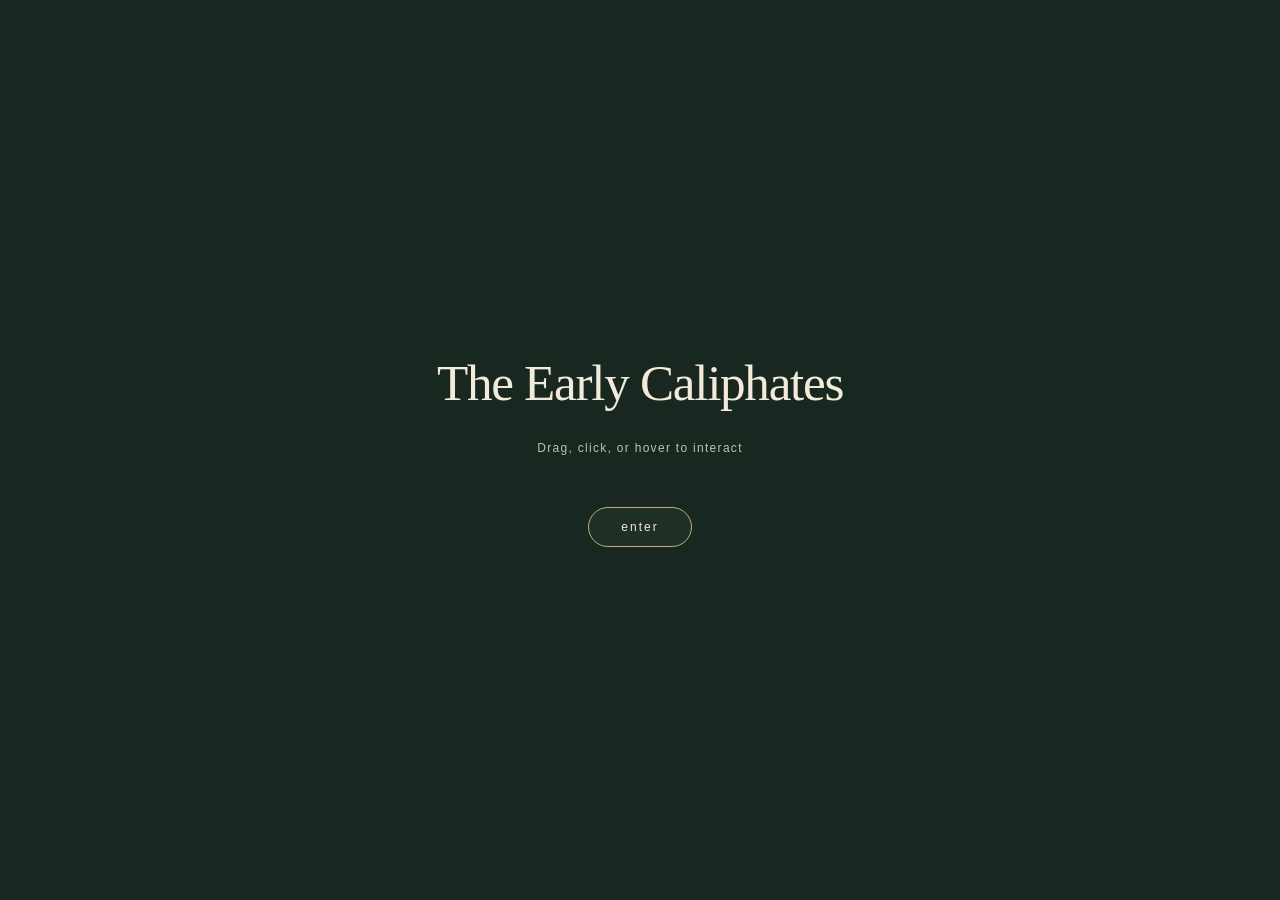
<file: index.html>
<!doctype html>
<html lang="en">
<head>
  <meta charset="utf-8"><meta name="viewport" content="width=device-width, initial-scale=1">
  <meta name="theme-color" content="#182820">
  <meta name="description" content="An interactive historical atlas of the Rashidun, Umayyad and Abbasid caliphates, with rivers, cities and agricultural regions.">
  <title>The Early Caliphates — An interactive atlas</title>
  <link rel="icon" href="assets/favicon.svg" type="image/svg+xml">
  <link rel="preload" as="image" href="assets/textures/aged-paper-scan.jpg">
  <link rel="preload" as="image" href="assets/textures/paper-wear.jpg">
  <link rel="stylesheet" href="style.css">
  <script defer src="assets/d3.min.js"></script><script defer src="app.js"></script><script defer src="interactions.js"></script>
</head>
<body class="intro-pending">
<section id="intro" aria-labelledby="intro-title">
  <div class="intro-content"><h1 id="intro-title">The Early Caliphates</h1><p>Drag, click, or hover to interact</p><button id="enter" disabled>enter</button><span id="intro-status" class="sr-only" role="status">Preparing the map</span></div>
</section>
<div id="experience">
<main id="main-content" inert aria-hidden="true" tabindex="-1">
  <header>
    <div class="heading"><span class="eyebrow"><span class="orange-dot"></span> A HISTORICAL ATLAS</span><h1>The Early Caliphates<span class="title-period">.</span></h1></div>
    <div class="header-actions"><a class="sources-button" href="cosmology/"><span aria-hidden="true">↗</span> Cosmology</a><button id="sources-open" class="sources-button" aria-haspopup="dialog"><span aria-hidden="true">↗</span> Sources</button></div>
  </header>
  <section class="map-section" aria-label="Map of the early caliphates">
    <div class="state-card" aria-live="polite" aria-atomic="true"><span class="state-number" id="state-number">01 / 03</span><h2 id="state-title">Rashidun Caliphate</h2><div class="state-meta"><span class="state-swatch"></span><span id="state-dates">632–661</span><span class="meta-divider">/</span><span id="state-extent">Extent at the end of the period</span></div></div>
    <svg id="map" tabindex="0" viewBox="0 0 1400 650" role="group" aria-labelledby="map-title map-description"><title id="map-title">Rashidun Caliphate, approximate extent by 661</title><desc id="map-description">Explore four cities, four rivers, two deserts, and two agricultural areas by hovering, focusing, or tapping. Drag to pan; use the zoom buttons, scroll wheel, or pinch to magnify sites. With the map focused, press + or − to zoom and 0 to reset. Select a caliphate using the timeline below.</desc><defs>
      <linearGradient id="fade-x"><stop offset="0" stop-color="black"/><stop offset=".07" stop-color="white"/><stop offset=".92" stop-color="white"/><stop offset="1" stop-color="black"/></linearGradient>
      <linearGradient id="fade-y" x2="0" y2="1"><stop offset="0" stop-color="black"/><stop offset=".14" stop-color="white"/><stop offset=".84" stop-color="white"/><stop offset="1" stop-color="black"/></linearGradient>
      <mask id="mask-x"><rect width="1400" height="650" fill="url(#fade-x)"/></mask><mask id="edge-fade" maskUnits="userSpaceOnUse" x="0" y="0" width="1400" height="650"><rect width="1400" height="650" fill="url(#fade-y)" mask="url(#mask-x)"/></mask>
      <!-- Fixed material masks; no geography is displaced. -->
      <filter id="wash-opacity" x="-10%" y="-15%" width="120%" height="130%" color-interpolation-filters="sRGB"><feTurbulence type="fractalNoise" baseFrequency=".009 .015" numOctaves="3" seed="19" result="wash"/><feDisplacementMap in="SourceGraphic" in2="wash" scale="90" xChannelSelector="R" yChannelSelector="G" result="unevenWash"/><feColorMatrix in="wash" type="matrix" values="0 0 0 0 1 0 0 0 0 1 0 0 0 0 1 .5 .4 .3 0 .2"/><feComposite in2="unevenWash" operator="in"/><feGaussianBlur stdDeviation="12"/></filter>
      <mask id="vegetation-wash" maskUnits="userSpaceOnUse" x="-150" y="-75" width="1700" height="800"><g filter="url(#wash-opacity)" fill="white"><path d="M-160 -85H1560V185C1490 210 1430 151 1370 194S1240 224 1170 177S1050 252 960 205S830 236 750 186S650 225 570 201S430 291 350 227S160 231 70 260S-60 190-160 265Z"/><path d="M-160 620C130 590 240 675 430 631S710 711 940 660S1210 570 1560 592V740H-160Z"/></g></mask>
      <mask id="ink-density" maskUnits="userSpaceOnUse" x="-150" y="-75" width="1700" height="800"><rect x="-150" y="-75" width="1700" height="800" fill="#c8c8c8"/><image href="assets/textures/paper-wear.jpg" x="-150" y="-75" width="1700" height="800" preserveAspectRatio="none" opacity=".55"/></mask>
      <radialGradient id="quiet-feature" gradientUnits="objectBoundingBox"><stop stop-color="#747474"/><stop offset=".5" stop-color="#969696"/><stop offset="1" stop-color="white"/></radialGradient>
      <mask id="weathering-strength" maskUnits="userSpaceOnUse" x="-150" y="-75" width="1700" height="800"><rect x="-150" y="-75" width="1700" height="800" fill="white"/><ellipse cx="790" cy="320" rx="125" ry="160" fill="url(#quiet-feature)"/><ellipse cx="660" cy="365" rx="55" ry="145" fill="url(#quiet-feature)"/><ellipse cx="1135" cy="305" rx="60" ry="140" fill="url(#quiet-feature)"/></mask>
      <linearGradient id="pennant-paper" x1="0" x2="1"><stop stop-color="#C4AC7C"/><stop offset=".3" stop-color="#F2EADB"/><stop offset=".75" stop-color="#e5d7b9"/><stop offset="1" stop-color="#F2EADB"/></linearGradient>
      <pattern id="farm-hatch" width="5" height="5" patternUnits="userSpaceOnUse" patternTransform="rotate(32)"><rect width="5" height="5" fill="#354536" fill-opacity=".90"/><path d="M0 0V5" stroke="#C4AC7C" stroke-width="1.6" stroke-opacity=".7"/></pattern>
      <pattern id="sand-dots" width="4" height="4" patternUnits="userSpaceOnUse"><rect width="4" height="4" fill="#C4AC7C" fill-opacity=".16"/><circle cx="2" cy="2" r=".7" fill="#354536" fill-opacity=".55"/></pattern>
      <clipPath id="land-clip"></clipPath>
      <clipPath id="map-crop"><rect width="1400" height="650"/></clipPath>
      <clipPath id="flag-ground"><rect x="-6" y="-64" width="68" height="64"/></clipPath>

    </defs><g id="map-viewport" mask="url(#edge-fade)" clip-path="url(#map-crop)"><g id="map-pan"><g id="geography"></g><g id="map-labels"></g><g id="hit-targets"></g><g id="feature-flag" aria-hidden="true" pointer-events="none"><g clip-path="url(#flag-ground)"><g class="flag-riser"><g class="pennant" transform="scale(.82)"><path d="M0 0V-50" stroke="#F2EADB" stroke-width="1.3"/><path d="M1 -47Q17 -42 47 -30Q23 -30 1 -15Z" fill="url(#pennant-paper)" fill-opacity=".95" stroke="#9E391A" stroke-width=".65"/></g></g></g></g></g></g></svg>
    <div class="zoom-controls" role="group" aria-label="Map zoom">
      <button id="zoom-out" aria-label="Zoom out" title="Zoom out (−)">−</button>
      <button id="zoom-reset" aria-label="Reset map view" title="Reset zoom and position (0)"><span id="zoom-level">100%</span></button>
      <button id="zoom-in" aria-label="Zoom in" title="Zoom in (+)">+</button>
    </div>
    <div id="load-error" hidden>Map data could not load. Run this folder with a local web server, then reload.</div>
    <div class="map-bottom"><div class="legend" aria-label="Map legend"><span><i class="key-city"></i>City</span><span><i class="key-river"></i>River</span><span><i class="key-desert"></i>Desert</span><span><i class="key-farm"></i>Agricultural area</span></div><span class="map-note">NORTH UP <span>↑</span> <b>·</b> MERCATOR</span></div>
  </section>
  <section class="timeline" aria-label="Select a caliphate">
    <div class="timeline-heading"><span class="timeline-hint">Select a period to explore <span aria-hidden="true">↔</span></span></div>
    <div class="slider-wrap"><div class="timeline-line"></div><div id="slider-progress"></div><input id="period-slider" type="range" min="0" max="2" step="1" value="0" aria-label="Caliphate" aria-valuetext="Rashidun, 632–661"><div class="nodes"><button class="node active" data-state="0" aria-pressed="true"><span class="node-dot"></span><span class="node-name">Rashidun</span><span class="node-date">632–661</span></button><button class="node" data-state="1" aria-pressed="false"><span class="node-dot"></span><span class="node-name">Umayyad</span><span class="node-date">661–750</span></button><button class="node" data-state="2" aria-pressed="false"><span class="node-dot"></span><span class="node-name">Abbasid</span><span class="node-date">750–1258 <small>· shown 786–809</small></span></button></div></div>
  </section>
  <footer><span>Approximate territorial extents; transitions are illustrative.</span><span class="copyright">©2026 Lachlan Chu</span></footer>
</main>
<aside id="feature-banner" aria-hidden="true"><div class="scroll-sheet"><div class="scroll-paper"></div><div class="banner-content"><span id="feature-type" class="eyebrow"></span><h2 id="feature-name"></h2><div class="banner-rule"></div><p id="feature-description"></p></div></div><div class="scroll-curl" aria-hidden="true"><div class="roller-core"><span class="wood-grain"></span></div><span class="roller-finial finial-top"></span><span class="roller-finial finial-bottom"></span><div class="paper-wrap"></div></div></aside>
</div>
<dialog id="sources-dialog" aria-labelledby="sources-title">
  <div class="dialog-top"><h2 id="sources-title">Sources</h2><button id="sources-close" aria-label="Close sources">×</button></div>
  <ul class="bibliography">
    <li>Ruthven, Malise, with Azim Nanji. (2004). <a href="https://www.emaanlibrary.com/wp-content/uploads/2015/06/Historical-Atlas-Of-Islam-.pdf" target="_blank" rel="noopener"><em>Historical Atlas of the Islamic World</em></a>, pp. 16–17, 25, 28–29, 36–37, 66–67, 142.</li>
    <li>Natural Earth. (n.d.). <a href="https://raw.githubusercontent.com/nvkelso/natural-earth-vector/master/geojson/ne_50m_land.geojson" target="_blank" rel="noopener"><em>Land</em></a>. 1:50 million scale [GeoJSON dataset].</li>
    <li>Natural Earth. (n.d.). <a href="https://raw.githubusercontent.com/nvkelso/natural-earth-vector/master/geojson/ne_50m_rivers_lake_centerlines.geojson" target="_blank" rel="noopener"><em>Rivers and Lake Centerlines</em></a>. 1:50 million scale [GeoJSON dataset].</li>
    <li>Natural Earth. (n.d.). <a href="https://raw.githubusercontent.com/nvkelso/natural-earth-vector/master/geojson/ne_50m_lakes.geojson" target="_blank" rel="noopener"><em>Lakes</em></a>. 1:50 million scale [GeoJSON dataset].</li>
    <li>Internet Archive Book Images. (1902). <a href="https://commons.wikimedia.org/wiki/File:Blank_page,_brown_paper_texture_(14802136533).jpg" target="_blank" rel="noopener"><em>Blank page, brown paper texture</em></a>. From <em>Armide</em>, Henry Lemoine &amp; Cie [Digitized paper]. Public domain.</li>
    <li>Hodan, George. (n.d.). <a href="https://www.publicdomainpictures.net/en/view-image.php?image=64189&amp;picture=old-paper-texture" target="_blank" rel="noopener"><em>Old Paper Texture</em></a> [Photograph]. Public domain.</li>
    <li>Mapbox. (n.d.). <a href="https://www.mapbox.com/maps/dark" target="_blank" rel="noopener"><em>Mapbox Dark</em></a> [Map style].</li>
    <li>D3 contributors. (n.d.). <a href="https://d3js.org/" target="_blank" rel="noopener"><em>D3.js</em></a> (Version 7) [JavaScript library].</li>
  </ul>
</dialog>
</body>
</html>
</file>
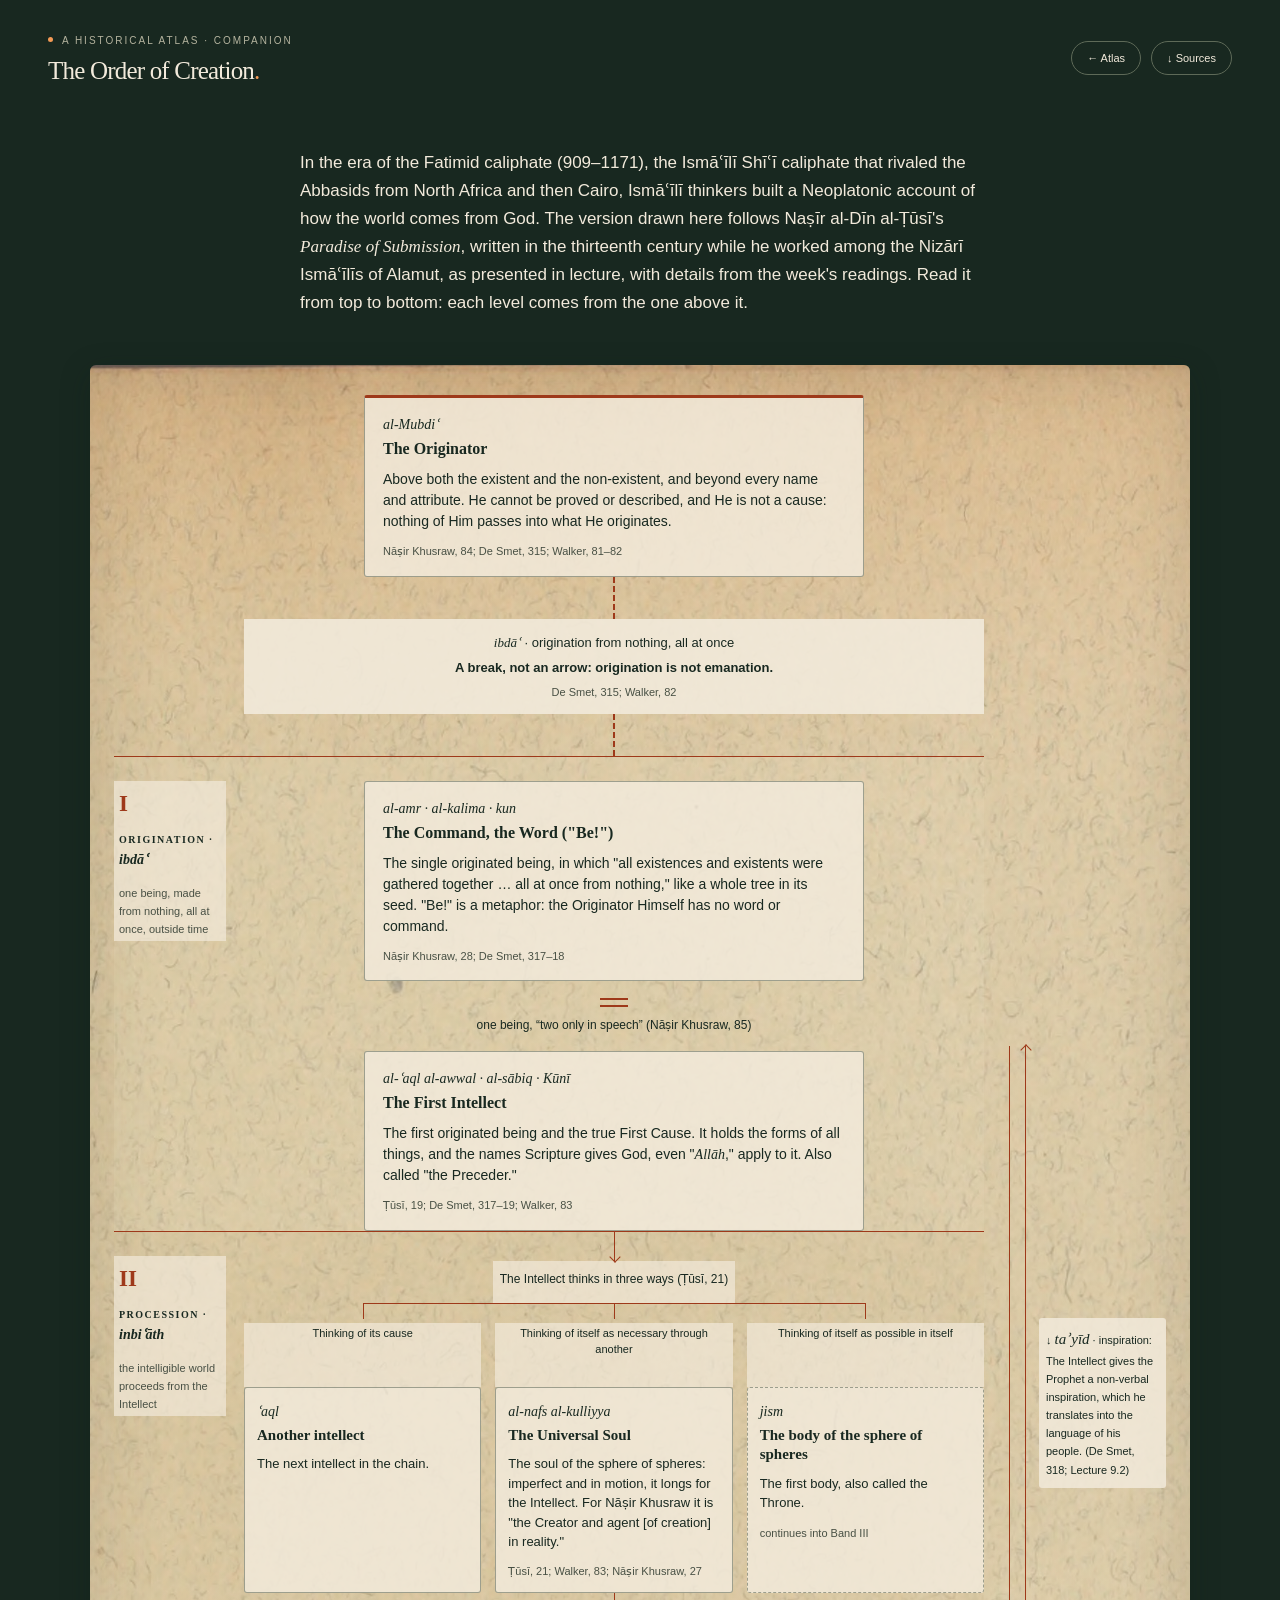
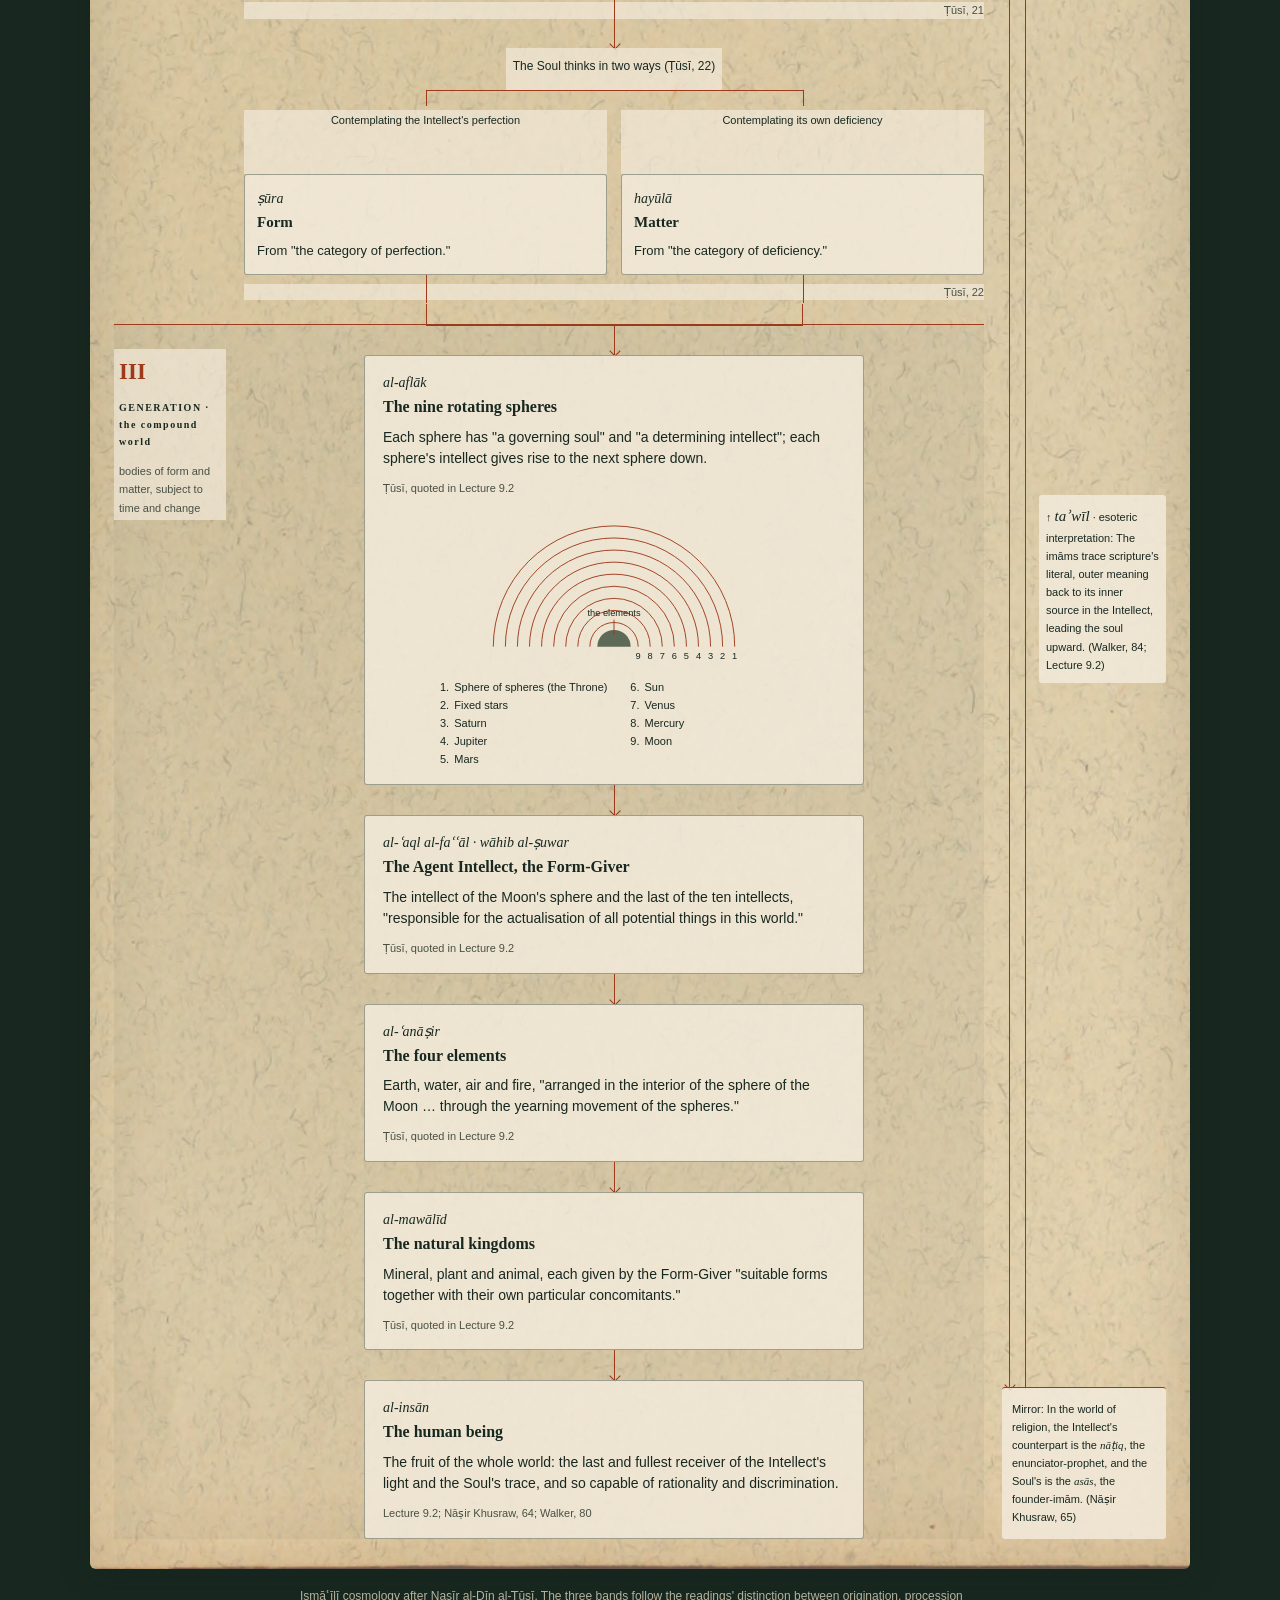
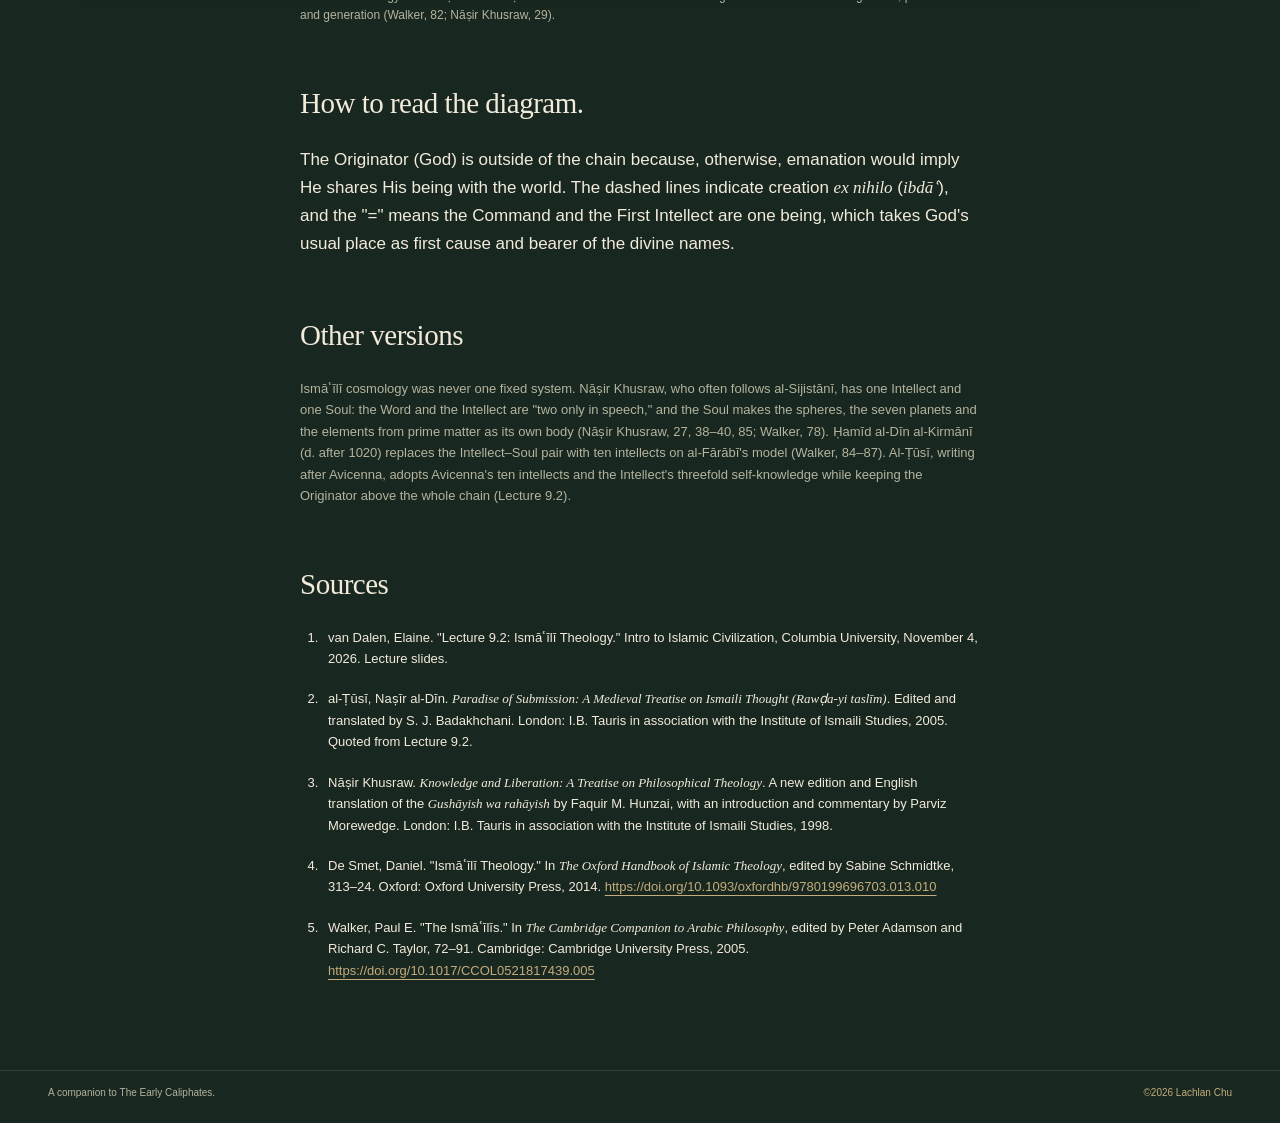
<file: cosmology/index.html>
<!doctype html>
<html lang="en">
<head>
  <meta charset="utf-8">
  <meta name="viewport" content="width=device-width, initial-scale=1">
  <meta name="theme-color" content="#182820">
  <meta name="description" content="A schematic of Ismāʿīlī ideas on creation, from the Originator through the Intellect, Soul and spheres to the human being.">
  <title>The Order of Creation: Ismāʿīlī Cosmology · The Early Caliphates</title>
  <link rel="icon" href="../assets/favicon.svg" type="image/svg+xml">
  <link rel="stylesheet" href="cosmology.css">
</head>
<body>
<header class="site-header">
  <div class="heading"><span class="eyebrow"><span class="orange-dot" aria-hidden="true"></span>A HISTORICAL ATLAS · COMPANION</span><h1>The Order of Creation<span class="title-period">.</span></h1></div>
  <nav class="header-actions" aria-label="Page navigation"><a class="sources-button" href="../">← Atlas</a><a class="sources-button" href="#sources">↓ Sources</a></nav>
</header>
<main>
  <p class="prose intro">In the era of the Fatimid caliphate (909–1171), the Ismāʿīlī Shīʿī caliphate that rivaled the Abbasids from North Africa and then Cairo, Ismāʿīlī thinkers built a Neoplatonic account of how the world comes from God. The version drawn here follows Naṣīr al-Dīn al-Ṭūsī's <em>Paradise of Submission</em>, written in the thirteenth century while he worked among the Nizārī Ismāʿīlīs of Alamut, as presented in lecture, with details from the week's readings. Read it from top to bottom: each level comes from the one above it.</p>
  <figure aria-labelledby="scheme-caption">
    <div class="folio">
      <div class="origin-column">
        <article class="level originator" id="originator">
          <p class="term">al-Mubdiʿ</p><h4>The Originator</h4>
          <p>Above both the existent and the non-existent, and beyond every name and attribute. He cannot be proved or described, and He is not a cause: nothing of Him passes into what He originates.</p>
          <p class="citation">Nāṣir Khusraw, 84; De Smet, 315; Walker, 81–82</p>
        </article>
        <div class="origination-break" id="origination-break">
          <span class="break-line" aria-hidden="true"></span>
          <div class="break-label"><p><em class="term">ibdāʿ</em> · origination from nothing, all at once</p><p><strong>A break, not an arrow: origination is not emanation.</strong></p><p class="citation">De Smet, 315; Walker, 82</p></div>
          <span class="break-line" aria-hidden="true"></span>
        </div>
      </div>
      <div class="bands-layout">
        <div class="bands">
          <section class="band band-i" aria-labelledby="band-i-title">
            <div class="band-heading"><h3 id="band-i-title"><span class="band-number">I</span> ORIGINATION · <em class="term">ibdāʿ</em></h3><p>one being, made from nothing, all at once, outside time</p></div>
            <div class="band-content">
              <article class="level central" id="command"><p class="term">al-amr · al-kalima · kun</p><h4>The Command, the Word ("Be!")</h4><p>The single originated being, in which "all existences and existents were gathered together … all at once from nothing," like a whole tree in its seed. "Be!" is a metaphor: the Originator Himself has no word or command.</p><p class="citation">Nāṣir Khusraw, 28; De Smet, 317–18</p></article>
              <div class="equals-connector" id="equals-connector"><span class="equals-mark" aria-hidden="true"></span><p>one being, “two only in speech” (Nāṣir Khusraw, 85)</p></div>
              <article class="level central" id="first-intellect"><p class="term">al-ʿaql al-awwal · al-sābiq · Kūnī</p><h4>The First Intellect</h4><p>The first originated being and the true First Cause. It holds the forms of all things, and the names Scripture gives God, even "<em class="term">Allāh</em>," apply to it. Also called "the Preceder."</p><p class="citation">Ṭūsī, 19; De Smet, 317–19; Walker, 83</p></article>
            </div>
          </section>
          <section class="band band-ii" aria-labelledby="band-ii-title">
            <div class="band-heading"><h3 id="band-ii-title"><span class="band-number">II</span> PROCESSION · <em class="term">inbiʿāth</em></h3><p>the intelligible world proceeds from the Intellect</p></div>
            <div class="band-content">
              <div class="branch-label"><span class="stem down-arrow" aria-hidden="true"></span><p>The Intellect thinks in three ways (Ṭūsī, 21)</p></div>
              <div class="branches triad">
                <div class="branch"><p class="act">Thinking of its cause</p><article class="level"><p class="term">ʿaql</p><h4>Another intellect</h4><p>The next intellect in the chain.</p></article></div>
                <div class="branch soul-branch"><p class="act">Thinking of itself as necessary through another</p><article class="level" id="universal-soul"><p class="term">al-nafs al-kulliyya</p><h4>The Universal Soul</h4><p>The soul of the sphere of spheres: imperfect and in motion, it longs for the Intellect. For Nāṣir Khusraw it is "the Creator and agent [of creation] in reality."</p><p class="citation">Ṭūsī, 21; Walker, 83; Nāṣir Khusraw, 27</p></article></div>
                <div class="branch"><p class="act">Thinking of itself as possible in itself</p><article class="level body-level"><p class="term">jism</p><h4>The body of the sphere of spheres</h4><p>The first body, also called the Throne.</p><p class="continuation">continues into Band III</p></article></div>
              </div>
              <p class="citation row-citation">Ṭūsī, 21</p>
              <div class="branch-label soul-pair-label"><span class="stem down-arrow" aria-hidden="true"></span><p>The Soul thinks in two ways (Ṭūsī, 22)</p></div>
              <div class="branches pair">
                <div class="branch"><p class="act">Contemplating the Intellect's perfection</p><article class="level"><p class="term">ṣūra</p><h4>Form</h4><p>From "the category of perfection."</p></article></div>
                <div class="branch"><p class="act">Contemplating its own deficiency</p><article class="level"><p class="term">hayūlā</p><h4>Matter</h4><p>From "the category of deficiency."</p></article></div>
              </div>
              <p class="citation row-citation">Ṭūsī, 22</p>
            </div>
          </section>
          <section class="band band-iii" aria-labelledby="band-iii-title">
            <div class="band-heading"><h3 id="band-iii-title"><span class="band-number">III</span> GENERATION · the compound world</h3><p>bodies of form and matter, subject to time and change</p></div>
            <div class="band-content generation">
              <div class="merge-connector" aria-hidden="true"><span class="stem down-arrow"></span></div>
              <article class="level central" id="spheres"><p class="term">al-aflāk</p><h4>The nine rotating spheres</h4><p>Each sphere has "a governing soul" and "a determining intellect"; each sphere's intellect gives rise to the next sphere down.</p><p class="citation">Ṭūsī, quoted in Lecture 9.2</p>
                <div class="spheres-graphic">
                  <svg viewBox="0 0 280 165" role="img" aria-labelledby="spheres-title spheres-desc">
                    <title id="spheres-title">The nine rotating spheres</title>
                    <desc id="spheres-desc">1 Sphere of spheres (the Throne), 2 Fixed stars, 3 Saturn, 4 Jupiter, 5 Mars, 6 Sun, 7 Venus, 8 Mercury, 9 Moon. At the center: the elements.</desc>
                    <g fill="none" stroke="currentColor" stroke-width="1">
                      <path d="M10 145 A130 130 0 0 1 270 145"/><path d="M23 145 A117 117 0 0 1 257 145"/><path d="M36 145 A104 104 0 0 1 244 145"/><path d="M49 145 A91 91 0 0 1 231 145"/><path d="M62 145 A78 78 0 0 1 218 145"/><path d="M75 145 A65 65 0 0 1 205 145"/><path d="M88 145 A52 52 0 0 1 192 145"/><path d="M101 145 A39 39 0 0 1 179 145"/><path d="M114 145 A26 26 0 0 1 166 145"/>
                    </g>
                    <g class="sphere-numbers" text-anchor="middle"><text x="270" y="158">1</text><text x="257" y="158">2</text><text x="244" y="158">3</text><text x="231" y="158">4</text><text x="218" y="158">5</text><text x="205" y="158">6</text><text x="192" y="158">7</text><text x="179" y="158">8</text><text x="166" y="158">9</text></g>
                    <path class="elements-region" d="M122 145 A18 18 0 0 1 158 145Z"/>
                    <text class="elements-label" x="140" y="112" text-anchor="middle">the elements</text><path d="M140 116V132" stroke="currentColor" fill="none"/>
                  </svg>
                  <ol class="sphere-legend" id="sphere-legend"><li>Sphere of spheres (the Throne)</li><li>Fixed stars</li><li>Saturn</li><li>Jupiter</li><li>Mars</li><li>Sun</li><li>Venus</li><li>Mercury</li><li>Moon</li></ol>
                </div>
              </article>
              <span class="flow-arrow down-arrow" aria-hidden="true"></span>
              <article class="level central" id="agent-intellect"><p class="term">al-ʿaql al-faʿʿāl · wāhib al-ṣuwar</p><h4>The Agent Intellect, the Form-Giver</h4><p>The intellect of the Moon's sphere and the last of the ten intellects, "responsible for the actualisation of all potential things in this world."</p><p class="citation">Ṭūsī, quoted in Lecture 9.2</p></article>
              <span class="flow-arrow down-arrow" aria-hidden="true"></span>
              <article class="level central" id="elements"><p class="term">al-ʿanāṣir</p><h4>The four elements</h4><p>Earth, water, air and fire, "arranged in the interior of the sphere of the Moon … through the yearning movement of the spheres."</p><p class="citation">Ṭūsī, quoted in Lecture 9.2</p></article>
              <span class="flow-arrow down-arrow" aria-hidden="true"></span>
              <article class="level central" id="kingdoms"><p class="term">al-mawālīd</p><h4>The natural kingdoms</h4><p>Mineral, plant and animal, each given by the Form-Giver "suitable forms together with their own particular concomitants."</p><p class="citation">Ṭūsī, quoted in Lecture 9.2</p></article>
              <span class="flow-arrow down-arrow" aria-hidden="true"></span>
              <article class="level central" id="human"><p class="term">al-insān</p><h4>The human being</h4><p>The fruit of the whole world: the last and fullest receiver of the Intellect's light and the Soul's trace, and so capable of rationality and discrimination.</p><p class="citation">Lecture 9.2; Nāṣir Khusraw, 64; Walker, 80</p></article>
            </div>
          </section>
        </div>
        <aside class="side-rail" aria-label="Inspiration, interpretation and the world of religion">
          <div class="rail-paths">
            <div class="rail-item"><span class="rail-arrow down-arrow" aria-hidden="true"></span><p>↓ <em class="term">taʾyīd</em> · inspiration: The Intellect gives the Prophet a non-verbal inspiration, which he translates into the language of his people. (De Smet, 318; Lecture 9.2)</p></div>
            <div class="rail-item"><span class="rail-arrow up-arrow" aria-hidden="true"></span><p>↑ <em class="term">taʾwīl</em> · esoteric interpretation: The imāms trace scripture's literal, outer meaning back to its inner source in the Intellect, leading the soul upward. (Walker, 84; Lecture 9.2)</p></div>
          </div>
          <p class="mirror">Mirror: In the world of religion, the Intellect's counterpart is the <em class="term">nāṭiq</em>, the enunciator-prophet, and the Soul's is the <em class="term">asās</em>, the founder-imām. (Nāṣir Khusraw, 65)</p>
        </aside>
      </div>
    </div>
    <figcaption id="scheme-caption">Ismāʿīlī cosmology after Naṣīr al-Dīn al-Ṭūsī. The three bands follow the readings' distinction between origination, procession and generation (Walker, 82; Nāṣir Khusraw, 29).</figcaption>
  </figure>
  <section class="prose"><h2>How to read the diagram.</h2>
    <p id="explanation">The Originator (God) is outside of the chain because, otherwise, emanation would imply He shares His being with the world. The dashed lines indicate creation <em>ex nihilo</em> (<em class="term">ibdāʿ</em>), and the "=" means the Command and the First Intellect are one being, which takes God's usual place as first cause and bearer of the divine names.</p>
  </section>
  <section class="prose other-versions"><h2>Other versions</h2><p>Ismāʿīlī cosmology was never one fixed system. Nāṣir Khusraw, who often follows al-Sijistānī, has one Intellect and one Soul: the Word and the Intellect are "two only in speech," and the Soul makes the spheres, the seven planets and the elements from prime matter as its own body (Nāṣir Khusraw, 27, 38–40, 85; Walker, 78). Ḥamīd al-Dīn al-Kirmānī (d. after 1020) replaces the Intellect–Soul pair with ten intellects on al-Fārābī's model (Walker, 84–87). Al-Ṭūsī, writing after Avicenna, adopts Avicenna's ten intellects and the Intellect's threefold self-knowledge while keeping the Originator above the whole chain (Lecture 9.2).</p></section>
  <section class="prose sources"><h2 id="sources">Sources</h2>
    <ol>
      <li>van Dalen, Elaine. "Lecture 9.2: Ismāʿīlī Theology." Intro to Islamic Civilization, Columbia University, November 4, 2026. Lecture slides.</li>
      <li>al-Ṭūsī, Naṣīr al-Dīn. <em>Paradise of Submission: A Medieval Treatise on Ismaili Thought (Rawḍa-yi taslīm)</em>. Edited and translated by S. J. Badakhchani. London: I.B. Tauris in association with the Institute of Ismaili Studies, 2005. Quoted from Lecture 9.2.</li>
      <li>Nāṣir Khusraw. <em>Knowledge and Liberation: A Treatise on Philosophical Theology</em>. A new edition and English translation of the <em>Gushāyish wa rahāyish</em> by Faquir M. Hunzai, with an introduction and commentary by Parviz Morewedge. London: I.B. Tauris in association with the Institute of Ismaili Studies, 1998.</li>
      <li>De Smet, Daniel. "Ismāʿīlī Theology." In <em>The Oxford Handbook of Islamic Theology</em>, edited by Sabine Schmidtke, 313–24. Oxford: Oxford University Press, 2014. <a href="https://doi.org/10.1093/oxfordhb/9780199696703.013.010">https://doi.org/10.1093/oxfordhb/9780199696703.013.010</a></li>
      <li>Walker, Paul E. "The Ismāʿīlīs." In <em>The Cambridge Companion to Arabic Philosophy</em>, edited by Peter Adamson and Richard C. Taylor, 72–91. Cambridge: Cambridge University Press, 2005. <a href="https://doi.org/10.1017/CCOL0521817439.005">https://doi.org/10.1017/CCOL0521817439.005</a></li>
    </ol>
  </section>
</main>
<footer><span>A companion to The Early Caliphates.</span><span class="copyright">©2026 Lachlan Chu</span></footer>
</body>
</html>
</file>
<file: style.css>
:root{color-scheme:dark;--red:#9E391A;--sand:#C4AC7C;--sage:#5E6A58;--forest:#354536;--water:#2D433A;--page:#182820;--paper:#F2EADB;--accent:#9E391A;--accent-ink:#d5b2a2;--muted:#b4b39e;--text:#F2EADB}*{box-sizing:border-box}html,body{margin:0;background:var(--page);color:var(--text);font-family:Arial,Helvetica,sans-serif}body{min-width:360px}button,input{font:inherit}button{cursor:pointer}main{max-width:1700px;height:100svh;min-height:700px;margin:auto;padding:30px 48px 20px;display:flex;flex-direction:column}header{display:flex;justify-content:space-between;align-items:center;flex-shrink:0;z-index:2}.eyebrow{font-size:10px;letter-spacing:2px;color:#8a8c8b;font-weight:500}.orange-dot{display:inline-block;width:5px;height:5px;background:#f49a55;border-radius:50%;margin:0 9px 2px 0}h1{font-size:25px;letter-spacing:-.8px;font-weight:400;margin:9px 0 0}.title-period{color:#f49a55}.sources-button{color:#a4a4a1;background:transparent;border:1px solid #30302e;border-radius:30px;padding:10px 15px;font-size:11px}.sources-button span{color:#f49a55;margin-right:6px}.sources-button:hover{color:white;border-color:#75716b}button:focus-visible,input:focus-visible{outline:2px solid var(--accent);outline-offset:6px}.map-section{position:relative;flex:1;min-height:0;margin:2px -28px 0}#map{width:100%;height:100%;display:block;overflow:visible}.state-card{position:absolute;top:25px;left:28px;z-index:1;pointer-events:none}.state-number{color:var(--accent);font-size:10px;letter-spacing:2px}.state-card h2{font-family:Georgia,'Times New Roman',serif;font-weight:400;font-size:27px;letter-spacing:-.4px;margin:9px 0 10px}.state-meta{display:flex;align-items:center;gap:9px;font-size:11px;color:#a5a5a0}.state-swatch{height:6px;width:6px;border-radius:50%;background:var(--accent)}#state-dates{color:#d2cec8}.meta-divider{color:#4c4b48}.map-bottom{position:absolute;bottom:8px;left:28px;right:28px;display:flex;justify-content:space-between;align-items:center}.legend{display:flex;gap:22px;color:#a4a49e;font-size:10px}.legend>span{display:flex;align-items:center;gap:7px}.legend i{display:block}.key-city{width:5px;height:5px;background:#e6dfd3;border-radius:50%;outline:1px solid #8d877d;outline-offset:3px}.key-river{width:17px;height:1px;background:#8dafbe;transform:rotate(-15deg)}.key-desert{width:17px;height:9px;background-image:radial-gradient(#9f917a .7px,transparent .8px);background-size:4px 4px}.key-farm{width:15px;height:10px;background:repeating-linear-gradient(120deg,#a9bd92 0 1px,transparent 1px 4px);opacity:.7}.map-note{font-size:8px;letter-spacing:1.3px;color:#626664}.map-note span{font-size:19px;margin:0 7px}.map-note b{font-weight:400;margin-right:8px}.timeline{width:76%;max-width:1040px;margin:22px auto 0;flex-shrink:0}.timeline-heading{display:flex;align-items:center;justify-content:space-between}.timeline-heading .eyebrow{font-size:9px;letter-spacing:1.8px}.timeline-hint{font-size:10px;color:#656967}.timeline-hint span{color:#a29b91;margin-left:8px}.slider-wrap{position:relative;margin:18px 6px 0;height:94px}.timeline-line,#slider-progress{position:absolute;left:0;right:0;top:12px;height:1px;background:#343532}#slider-progress{right:auto;width:0;background:var(--accent)}#period-slider{position:absolute;left:-9px;top:0;width:calc(100% + 18px);height:25px;margin:0;appearance:none;background:transparent;z-index:2;cursor:ew-resize}#period-slider::-webkit-slider-runnable-track{height:1px;background:transparent}#period-slider::-webkit-slider-thumb{appearance:none;width:20px;height:20px;border:1px solid var(--accent);background:var(--page);border-radius:50%;margin-top:-9.5px;box-shadow:inset 0 0 0 6px var(--page);background-color:var(--accent)}#period-slider::-moz-range-track{height:1px;background:transparent}#period-slider::-moz-range-thumb{width:18px;height:18px;border:1px solid var(--accent);border-radius:50%;background:var(--accent);box-shadow:inset 0 0 0 6px var(--page)}.nodes{display:flex;justify-content:space-between;position:relative}.node{border:0;background:transparent;color:#828680;position:relative;padding:31px 0 0;min-width:100px;text-align:center}.node:first-child{transform:translateX(-50%)}.node:last-child{transform:translateX(50%)}.node:nth-child(2){position:absolute;left:50%;transform:translateX(-50%)}.node-dot{position:absolute;top:9px;left:calc(50% - 3.5px);width:7px;height:7px;border:1px solid #777a72;background:var(--page);border-radius:50%}.node-name{display:block;font-size:15px;letter-spacing:.2px}.node-date{display:block;margin-top:8px;font-size:10px;color:#6e726c;white-space:nowrap}.node-date small{font-size:9px}.node.active .node-name{color:var(--accent)}.node.active .node-date{color:#b6b5ad}.node:hover .node-name{color:#e9dfcf}footer{border-top:1px solid #1b1d1b;padding-top:14px;display:flex;justify-content:space-between;color:#737771;font-size:10px;flex-shrink:0}.footer-detail{letter-spacing:1.8px;font-size:9px}.footer-detail span{margin:0 10px;color:#42463e}.land{fill:#1c201f;stroke:#404542;stroke-width:.65}.graticule{fill:none;stroke:#9caa9e;stroke-width:.4;opacity:.065}.territory{fill-opacity:.28;stroke-width:1.25;stroke-opacity:.85;stroke-linejoin:round}.lake{fill:#0b1011;stroke:#3b4240;stroke-width:.6}.river{fill:none;stroke:#89adbb;stroke-width:1.45;stroke-opacity:.84;stroke-linejoin:round;stroke-linecap:round}.farm{fill:url(#farm-hatch);stroke:#bfd2a4;stroke-width:.65;stroke-opacity:.65}.desert{fill:url(#sand-dots)}.sea-label{fill:#596362;font-family:Georgia,serif;font-style:italic;font-size:14px;letter-spacing:3px;opacity:.66}.region-label{fill:#91988c;font-size:10px;letter-spacing:4px;opacity:.5}.leader{fill:none;stroke:#aaa99a;stroke-width:.65;stroke-opacity:.65}.feature-label{paint-order:stroke;stroke:#101514;stroke-width:3px;stroke-linejoin:round;fill:#f0eadf;font-size:15px}.feature-label.river-label{fill:#a6c7d0;font-family:Georgia,serif;font-size:17px;font-style:italic}.feature-label.desert-label{fill:#b9a98b;font-size:12px;letter-spacing:2.5px}.feature-label.farm-label{fill:#d1dfbc;font-size:13px}.label-sub{font-size:10px;letter-spacing:.5px;fill:#a7aca0}.city-ring{fill:#111713;stroke:#e5d9c8;stroke-width:.7}.city-dot{fill:#f4e8d7}.baghdad-muted .city-dot{fill:#828980}.baghdad-muted .city-ring{stroke:#828980;stroke-dasharray:2 2}.baghdad-muted .feature-label{fill:#a3aaa1}.city-label .label-sub{fill:#b5b4aa}#load-error{position:absolute;inset:45% 20%;color:#e0b791;font-size:14px;text-align:center}dialog{max-width:620px;width:calc(100% - 40px);max-height:85svh;padding:28px 32px;background:#111513;border:1px solid #41483e;border-radius:8px;color:#b9c0b6;box-shadow:0 30px 100px #000}dialog::backdrop{background:#182820bb;backdrop-filter:blur(5px)}.dialog-top{display:flex;justify-content:space-between;align-items:center}.dialog-top button{background:transparent;border:0;color:#c1c9ba;font-size:26px;padding:0 0 0 20px}dialog h2{font-family:Georgia,serif;font-weight:400;font-size:28px;color:#e4e9df}dialog h3{font-size:12px;color:#e4e9df;margin-top:24px}dialog p,dialog li{font-size:12px;line-height:1.75}dialog li{margin:8px 0}dialog ul{padding-left:18px}dialog a{color:#e9ad78;text-underline-offset:3px}@media(min-width:1500px){main{padding-top:36px}.state-card{top:36px}}@media(max-width:800px){main{padding:24px 22px 18px;min-height:670px}.map-section{margin:0 -18px}.state-card{left:18px;top:22px}.state-card h2{font-size:23px}.state-meta{font-size:9px;gap:6px}.map-bottom{left:18px;right:18px}.legend{gap:13px;font-size:9px}.map-note{display:none}.timeline{width:82%}.timeline-hint{display:none}.timeline-heading .eyebrow{font-size:8px}.node-name{font-size:13px}.node-date{font-size:9px}.node-date small{display:block;margin-top:3px}.sources-button{font-size:10px;padding:9px 11px}h1{font-size:22px}.eyebrow{font-size:8px}footer{font-size:9px}.footer-detail{display:none}}@media(max-width:550px){main{min-height:760px}.map-section{min-height:380px}#map{height:340px;position:absolute;top:95px}.legend{gap:12px;font-size:8px}.state-card h2{font-size:22px}.state-meta{font-size:8px}.sources-button{max-width:85px;text-align:left;line-height:1.6}.heading>.eyebrow{letter-spacing:1.5px}.timeline{margin-top:15px}.timeline-heading .eyebrow{letter-spacing:1px}.feature-label{font-size:16px}.feature-label.river-label{font-size:17px}.feature-label.farm-label{font-size:13px}.feature-label.desert-label{font-size:14px}.label-sub{font-size:11px}dialog{padding:22px}}

/* Entrance: the map is prepared behind a viewport-centred circular clip. */
body.intro-pending{overflow:hidden}#experience{clip-path:circle(0px at 50vw 50vh)}#experience.entering{transition:clip-path 1050ms cubic-bezier(.65,0,.22,1)}#experience.entered{clip-path:none}#intro{position:fixed;inset:0;z-index:50;display:grid;place-items:center;background:transparent}#intro[hidden]{display:none}.intro-content{text-align:center;padding:30px;transition:opacity 260ms ease,transform 400ms ease}.intro-content h1{font-family:Georgia,'Times New Roman',serif;font-size:clamp(32px,4vw,53px);font-weight:400;letter-spacing:-1.3px;margin:0}.intro-content p{color:#777b78;font-size:12px;letter-spacing:1.3px;margin:29px 0 52px}#enter{border:1px solid #484b46;border-radius:40px;background:transparent;color:#d3d6ce;min-width:104px;padding:12px 28px;font-size:12px;letter-spacing:2px;transition:background 180ms,border-color 180ms}#enter:hover{background:#111411;border-color:#999c94}#enter:disabled{opacity:.35;cursor:wait}#intro.leaving{pointer-events:none}#intro.leaving .intro-content{opacity:0;transform:translateY(-8px)}#intro-status.load-failed{display:block;position:static;width:auto;height:auto;clip-path:none;margin-top:22px;color:#c1a58d;font-size:12px}.sr-only{position:absolute;width:1px;height:1px;padding:0;overflow:hidden;clip-path:inset(50%);white-space:nowrap;border:0}#main-content:focus{outline:none}
/* Geographic visuals never compete with the explicit, ordered hit targets. */
#map{touch-action:none;user-select:none;-webkit-user-select:none;overflow:hidden}#geography,#map-labels,#feature-flag{pointer-events:none}.map-bottom{pointer-events:none}.explorable{filter:drop-shadow(0 0 2px #c8d1b324);transition:filter 200ms}.explorable.river{filter:drop-shadow(0 0 2px #a2d0df42)}.explorable.city-feature{filter:drop-shadow(0 0 3px #e5dcc54a)}.explorable.is-active{filter:drop-shadow(0 0 4px #dbe2c77a)}.explorable.river.is-active{filter:drop-shadow(0 0 4px #b1e2f3a0)}.explorable.desert.is-active{filter:drop-shadow(0 0 4px #cbb68d44)}.feature-target{outline:none}.hit-area{fill:transparent;stroke:transparent;stroke-width:5;pointer-events:all;vector-effect:non-scaling-stroke}.hit-river{fill:none;stroke:transparent;stroke-width:14;pointer-events:stroke;vector-effect:non-scaling-stroke}.hit-city{fill:transparent;stroke:transparent;stroke-width:6;pointer-events:all;vector-effect:non-scaling-stroke}.focus-halo{fill:none;stroke:#e2e5d3;stroke-width:1;stroke-dasharray:3 3;opacity:0;pointer-events:none}.feature-target:focus-visible .focus-halo{opacity:.9}.is-panning #hit-targets{pointer-events:none}.is-panning #hit-targets *{pointer-events:none!important}.flag-riser{transform:translateY(55px);opacity:0;transition:transform 300ms cubic-bezier(.2,.7,.25,1),opacity 200ms;filter:drop-shadow(1px 2px 2px #0007)}#feature-flag.is-visible .flag-riser{transform:translateY(0);opacity:.95}
/* A single sheet unrolls behind a moving vertical curl. Text is clipped, never scaled. */
#feature-banner{position:fixed;left:0;top:clamp(175px,32vh,330px);width:324px;max-width:85vw;min-height:284px;z-index:5;pointer-events:none;opacity:0;transition:opacity 120ms linear 460ms;filter:drop-shadow(3px 7px 12px #10201755)}
#feature-banner.is-visible{opacity:1;transition:opacity 100ms linear}
.scroll-sheet{position:relative;min-height:284px;clip-path:inset(-5px 100% -8px -5px);transition:clip-path 560ms cubic-bezier(.25,.75,.25,1)}
#feature-banner.is-visible .scroll-sheet{clip-path:inset(-5px -1px -8px -5px)}
.scroll-paper{position:absolute;inset:0;background:radial-gradient(ellipse at 10% 80%,#C4AC7C36,transparent 65%),linear-gradient(100deg,#e2d3b2 0%,#F2EADB 18%,#eee3cd 80%,#C4AC7C 100%);border-top:1px solid #C4AC7C;border-bottom:1px solid #C4AC7C;border-radius:0 2px 3px 0}
.scroll-paper:after{content:'';position:absolute;inset:0;opacity:.24;background-image:radial-gradient(#9E391A26 .5px,transparent .7px),radial-gradient(#3545361a .4px,transparent .8px);background-position:0 0,3px 4px;background-size:7px 9px,11px 13px}
.scroll-curl{position:absolute;top:-2px;bottom:-2px;left:-13px;width:25px;border-radius:48% / 2%;background:linear-gradient(90deg,#95825b 0%,#C4AC7C 13%,#efe2c7 38%,#faf3e5 55%,#dfcea9 82%,#aa9265 100%);box-shadow:3px 2px 5px #18282033,-2px 0 3px #5E6A5826;transition:left 560ms cubic-bezier(.25,.75,.25,1)}
#feature-banner.is-visible .scroll-curl{left:calc(100% - 13px)}
.scroll-curl:before,.scroll-curl:after{content:'';position:absolute;left:0;width:25px;height:4px;border-radius:50%;background:linear-gradient(90deg,#9b865e,#F2EADB 45%,#c8b084);border:1px solid #9f8b674d}
.scroll-curl:before{top:0}.scroll-curl:after{bottom:0}
.banner-content{position:relative;padding:29px 39px 31px 30px;color:var(--page)}
.banner-content .eyebrow{font-size:9px;letter-spacing:2px;color:var(--red)}
.banner-content h2{font-family:Georgia,'Times New Roman',serif;font-size:27px;line-height:1.15;font-weight:400;letter-spacing:-.4px;color:var(--page);margin:15px 0}
.banner-rule{height:2px;width:28px;background:var(--red);margin:16px 0}
.banner-content p{font-size:12px;line-height:1.8;color:var(--forest);margin:0}
@media(max-width:800px){#feature-banner{width:290px;top:210px}.banner-content{padding:26px 35px 27px 24px}.banner-content h2{font-size:24px}}
@media(max-width:550px){#feature-banner{top:205px;width:275px;min-height:252px}.scroll-sheet{min-height:252px}.banner-content{padding:25px 31px 26px 22px}.banner-content h2{font-size:22px;margin:13px 0}.banner-content p{font-size:11px}.intro-content p{font-size:10px;letter-spacing:.8px}}
@media(prefers-reduced-motion:reduce){#experience.entering{transition:none}#experience.reduced-entering{opacity:0;clip-path:none;transition:opacity 140ms}#experience.reduced-entering.revealed{opacity:1}.intro-content{transition:opacity 120ms;transform:none!important}.flag-riser{transform:none;transition:opacity 120ms}#feature-banner,#feature-banner.is-visible{transition:opacity 140ms}.scroll-sheet,#feature-banner.is-visible .scroll-sheet{clip-path:none;transition:none}.scroll-curl,#feature-banner.is-visible .scroll-curl{left:calc(100% - 13px);transition:none}.explorable{transition:none}}
#feature-flag.reset-flag .flag-riser{transition:none}
/* Zoom tools stay outside the shared geographic transform. */
.zoom-controls{position:absolute;right:28px;bottom:44px;display:flex;align-items:center;background:#101310e8;border:1px solid #353b33;border-radius:22px;overflow:hidden;z-index:2}.zoom-controls button{height:34px;min-width:35px;border:0;background:transparent;color:#c8cdbf;font-size:20px}.zoom-controls #zoom-reset{min-width:58px;font-size:10px;letter-spacing:.5px;border-left:1px solid #30362d;border-right:1px solid #30362d}.zoom-controls button:hover:not(:disabled){background:#242b20;color:#fff}.zoom-controls button:disabled{opacity:.3;cursor:default}.zoom-controls button:focus-visible{outline-offset:-4px;border-radius:18px}#map:focus-visible{outline:1px solid #626d59;outline-offset:-2px}#map{cursor:grab}#map.is-panning{cursor:grabbing}.feature-target{cursor:pointer}@media(max-width:800px){.zoom-controls{right:18px}}@media(max-width:550px){.zoom-controls{bottom:38px}.zoom-controls button{height:38px}}

.timeline-heading{justify-content:flex-end}footer{gap:10px 24px;flex-wrap:wrap}.copyright{white-space:nowrap}dialog .dialog-top h2{margin:0}dialog .bibliography{list-style:none;padding:0;margin:24px 0 0}dialog .bibliography li{padding-left:18px;text-indent:-18px;margin:0 0 19px;line-height:1.8}dialog .bibliography li:last-child{margin-bottom:0}

/* Ancient Atlas: mineral pigments, parchment, evergreen water and dark ink. */
html,body{background:var(--page);color:var(--paper)}
.eyebrow,.state-meta,.legend,.timeline-hint,.node-date,footer{color:#b8b8a0}
.orange-dot{background:var(--red)}.title-period,.sources-button span{color:var(--sand)}
.sources-button{color:var(--paper);border-color:var(--sage)}.sources-button:hover{color:var(--paper);background:var(--forest);border-color:var(--sand)}
button:focus-visible,input:focus-visible{outline-color:var(--sand)}
.state-number,.node.active .node-name{color:var(--accent-ink)}.state-swatch{box-shadow:0 0 0 1px #F2EADB66}
#state-dates{color:var(--paper)}.meta-divider{color:var(--sage)}
.key-city{background:var(--paper);outline-color:var(--sand)}.key-river{background:#b0c5ad}.key-desert{background-image:radial-gradient(#C4AC7C .7px,transparent .8px)}.key-farm{background:repeating-linear-gradient(120deg,#C4AC7C 0 1px,#354536 1px 4px);opacity:1}
.map-note{color:#a6ad98}.timeline-hint span{color:var(--sand)}
.timeline-line{background:var(--sage)}#slider-progress{background:var(--accent-ink)}
#period-slider::-webkit-slider-thumb{border-color:var(--accent-ink);background-color:var(--accent);box-shadow:inset 0 0 0 6px var(--page)}
#period-slider::-moz-range-thumb{border-color:var(--accent-ink);background-color:var(--accent);box-shadow:inset 0 0 0 6px var(--page)}
.node{color:#bcc2ad}.node-dot{border-color:var(--sage);background:var(--page)}.node.active .node-date{color:var(--paper)}.node:hover .node-name{color:var(--sand)}
footer{border-color:#5E6A5866}.copyright{color:var(--sand)}
.land{fill:url(#land-climate);stroke:#182820;stroke-opacity:.65;stroke-width:.8}.graticule{stroke:var(--paper);opacity:.10}
.territory{fill-opacity:.19;stroke-width:1.65;stroke-opacity:1;vector-effect:non-scaling-stroke}.territory-ink{fill:none;stroke:#182820;stroke-opacity:.55;stroke-width:3.6;stroke-linejoin:round;vector-effect:non-scaling-stroke}
.lake{fill:var(--water);stroke:#b3b69a;stroke-width:.7}
.river{stroke:#c1d4bd;stroke-width:1.7;stroke-opacity:1;paint-order:stroke;filter:drop-shadow(0 0 1px #182820a0)}
.farm{stroke:var(--forest);stroke-width:1;stroke-opacity:1}
.sea-label{fill:#d5d8be;opacity:.65}.region-label{fill:#182820;opacity:.65}
.city-ring{fill:var(--forest);stroke:var(--paper);stroke-width:1}.city-dot{fill:var(--paper)}.baghdad-muted .city-dot{fill:var(--sage)}.baghdad-muted .city-ring{stroke:var(--forest);fill:var(--sand)}
.explorable{filter:drop-shadow(0 0 2px #F2EADB20)}.explorable.city-feature{filter:drop-shadow(0 0 2px #18282075)}.explorable.river{filter:drop-shadow(0 0 1px #182820a0)}.explorable.is-active{filter:drop-shadow(0 0 4px #F2EADB80)}.explorable.river.is-active{filter:drop-shadow(0 0 3px #F2EADBa0)}.explorable.desert.is-active{filter:drop-shadow(0 0 4px #C4AC7C70)}.focus-halo{stroke:var(--red)}
.flag-riser{filter:drop-shadow(1px 2px 2px #18282080)}
.intro-content h1{color:var(--paper)}.intro-content p{color:#bcc2ad}#enter{color:var(--paper);border-color:var(--sand);background:#35453644}#enter:hover{background:var(--red);border-color:var(--sand)}
#load-error,#intro-status.load-failed{color:var(--sand)}
.zoom-controls{background:#182820ed;border-color:var(--sage)}.zoom-controls button{color:var(--paper)}.zoom-controls #zoom-reset{border-color:var(--sage)}.zoom-controls button:hover:not(:disabled){background:var(--forest);color:var(--paper)}#map:focus-visible{outline-color:var(--sand)}
dialog{color:var(--forest);background:linear-gradient(115deg,#F2EADB,#e5d7b9);border-color:var(--sand);box-shadow:0 30px 100px #10201799;color-scheme:light}dialog::backdrop{background:#182820bb}.dialog-top button{color:var(--forest)}dialog h2,dialog h3{color:var(--page)}dialog a{color:var(--red)}

.region-label{opacity:.88}.region-label.northern-region{fill:var(--paper);opacity:.96}.sea-label{opacity:.82}

/* Local photographic paper; stable coordinates and pigment density, not tiled dots. */
.land{fill:#C4AC7C;stroke:#273a2d;stroke-opacity:.72;filter:blur(.10px)}
.vegetation-pigment{fill:#5E6A58;pointer-events:none}
.desert{fill:url(#sand-dots);fill-opacity:1}
#map-material{mix-blend-mode:multiply;pointer-events:none}
.paper-fibers{opacity:.52;filter:grayscale(.65) contrast(1.28) brightness(1.15)}
.paper-wear{opacity:.48;mix-blend-mode:multiply;filter:contrast(1.65) brightness(1.06)}
.territory{stroke-width:1.55;stroke-opacity:.96}.territory-ink{stroke-width:3.1;stroke-opacity:.50}
.river{stroke-opacity:.94}.graticule{opacity:.07}
/* Real, cleaner paper stock, with wear kept away from the reading surface. */
.scroll-paper{background:#F2EADB;background-image:linear-gradient(90deg,#F2EADB80,#F2EADBbc 16%,#F2EADBb8 78%,#C4AC7C40),url('assets/textures/aged-paper-scan.jpg');background-size:100% 100%,660px auto;background-position:center,47% 44%;border-top:1px solid #9c815244;border-bottom:1px solid #9c815255;border-radius:0;clip-path:polygon(0 .3%,11% 0,29% .5%,43% .1%,58% .4%,73% 0,88% .3%,100% 0,100% 99.6%,87% 100%,66% 99.5%,48% 100%,29% 99.6%,12% 100%,0 99.7%)}
.scroll-paper:before{content:'';position:absolute;inset:0;background:url('assets/textures/paper-wear.jpg') 65% 35% / 540px auto;mix-blend-mode:multiply;opacity:.18}
.scroll-paper:after{content:'';position:absolute;inset:0;opacity:1;background:linear-gradient(90deg,#6B322315,transparent 7%,transparent 86%,#4A211825);box-shadow:inset 0 1px 2px #6b4c2930,inset 0 -1px 2px #6b4c2926}
/* An opaque paper cylinder encloses the shaft; wood emerges only at the ends. */
.scroll-curl{top:-1px;bottom:-1px;width:27px;background:none;border-radius:0;box-shadow:none;filter:drop-shadow(3px 2px 3px #18282040)}
.scroll-curl:before,.scroll-curl:after{display:none}
.roller-core{position:absolute;top:-12px;bottom:-12px;left:9px;width:17px;overflow:hidden;border-radius:5px;background:#6B3223;box-shadow:inset 1px 0 2px #4A2118,inset -2px 0 3px #341710}
.wood-grain{position:absolute;inset:0;background:url('assets/textures/mahogany-grain.svg') 0 0 / 56px 620px;transition:background-position 560ms cubic-bezier(.25,.75,.25,1)}
#feature-banner.is-visible .wood-grain{background-position:37px 0}
.roller-core:after{content:'';position:absolute;inset:0;background:linear-gradient(90deg,#4A2118b0 0%,#8B503630 35%,#b77f4e26 45%,#6B322315 60%,#4A2118b3 100%);background-size:24px 100%;background-position:0 0;transition:background-position 560ms cubic-bezier(.25,.75,.25,1)}
#feature-banner.is-visible .roller-core:after{background-position:5px 0}
.roller-finial{position:absolute;left:4px;width:27px;height:19px;background:linear-gradient(90deg,#4A2118 0%,#6B3223 28%,#8B5036 43%,#743c29 57%,#4A2118 100%);border-radius:45%;box-shadow:inset 0 1px 1px #ad79503b,inset 0 -2px 2px #35171080,1px 1px 2px #18282055;clip-path:polygon(34% 0,65% 0,80% 9%,82% 27%,99% 35%,100% 60%,78% 68%,72% 89%,61% 100%,38% 100%,27% 89%,23% 68%,0 59%,1% 35%,18% 27%,20% 10%)}
.finial-top{top:-26px}.finial-bottom{bottom:-26px;transform:rotate(180deg)}
.roller-finial:after{content:'';position:absolute;inset:6px 0 7px;border-top:1px solid #b7825440;border-bottom:1px solid #32150d80;border-radius:40%}
.paper-wrap{position:absolute;inset:0 -4px 0 0;border-radius:50% / 1%;background-color:#F2EADB;background-image:linear-gradient(90deg,#8d744b80 0%,#c6af7d40 12%,#fff8e5a8 36%,#fff8e580 48%,#c4ac7c55 72%,#735531b8 100%),url('assets/textures/aged-paper-scan.jpg');background-position:center,55% 32%;background-size:100% 100%,350px auto;box-shadow:-3px 0 5px #4A211833,2px 0 3px #18282040,inset 1px 0 1px #fff8e580,inset -1px 0 2px #60442180}
.paper-wrap:before,.paper-wrap:after{content:'';position:absolute;left:0;right:0;height:6px;border:1px solid #8c764b99;border-radius:50%;background:radial-gradient(ellipse 7px 1.3px at 56% 50%,#6B3223 65%,#4A2118 95%,transparent 100%),repeating-radial-gradient(ellipse at 56% 50%,#eaddbf 0 1px,#a78e62 1px 1.5px,#f2eadb 1.5px 3px);box-shadow:inset 0 1px 1px #fff8e570}
.paper-wrap:before{top:-3px}.paper-wrap:after{bottom:-3px}
@media(prefers-reduced-motion:reduce){.wood-grain,.roller-core:after{transition:none}}

/* Companion navigation; map and entrance rules are unchanged. */
.header-actions{display:flex;gap:10px;align-items:center}
a.sources-button{text-decoration:none;display:inline-block}
a.sources-button:focus-visible{outline:2px solid var(--red);outline-offset:6px}
@media(max-width:550px){.header-actions{gap:6px;flex-shrink:0}.header-actions .sources-button{max-width:none;white-space:nowrap;font-size:9px;padding:8px 7px}.header-actions .sources-button span{margin-right:3px}}
</file>
<file: cosmology/cosmology.css>
:root {
  color-scheme: dark;
  --red: #9E391A;
  --sand: #C4AC7C;
  --sage: #5E6A58;
  --forest: #354536;
  --water: #2D433A;
  --page: #182820;
  --paper: #F2EADB;
  --muted: #b4b39e;
  --text: #F2EADB;
  --ink-muted: #485044;
}
* { box-sizing: border-box; }
html { background: var(--page); color: var(--text); }
body { margin: 0; font-family: Arial, Helvetica, sans-serif; }
h1, h2, h3, h4, em, .term { font-family: Georgia, 'Times New Roman', serif; }
.term { font-style: italic; }
h1, h2 { font-weight: 400; }
a { color: var(--sand); text-underline-offset: 4px; }
a:focus-visible { outline: 2px solid var(--red); outline-offset: 6px; }
.site-header, footer { max-width: 1700px; margin: auto; }
.site-header { display: flex; justify-content: space-between; align-items: center; gap: 24px; padding: 30px 48px; }
.eyebrow { font-size: 10px; letter-spacing: 2px; color: var(--muted); font-weight: 500; }
.orange-dot { display: inline-block; width: 5px; height: 5px; background: #f49a55; border-radius: 50%; margin: 0 9px 2px 0; }
h1 { font-size: 25px; letter-spacing: -.8px; margin: 9px 0 0; }
.title-period { color: #f49a55; }
.header-actions { display: flex; gap: 10px; align-items: center; }
.sources-button { display: inline-block; text-decoration: none; white-space: nowrap; color: var(--paper); border: 1px solid var(--sage); border-radius: 30px; padding: 10px 15px; font-size: 11px; }
.sources-button:hover { background: var(--forest); border-color: var(--sand); }
main { padding: 0 32px 70px; }
.prose { max-width: 680px; margin: 54px auto 0; font-size: 17px; line-height: 1.65; }
.intro { margin-top: 34px; margin-bottom: 48px; }
h2 { font-size: 29px; letter-spacing: -.5px; margin: 0 0 18px; }
p { margin: 0; }
.prose p + p { margin-top: 18px; }
figure { max-width: 1100px; margin: 0 auto; }
.folio { padding: 30px 24px; border-radius: 6px; color: var(--page); background: linear-gradient(#F2EADB66, #F2EADB66), var(--paper) url('../assets/textures/aged-paper-scan.jpg') center / cover; box-shadow: inset 0 0 75px #49361b2b, 0 8px 30px #10201740; }
.origin-column { margin-left: 130px; margin-right: 182px; }
.level { position: relative; min-width: 0; border: 1px solid #35453670; border-radius: 3px; padding: 16px 18px; background: #F2EADBD9; font-size: 14px; line-height: 1.5; }
.level .term { margin-bottom: 4px; font-size: 14px; }
h4 { font-family: Georgia, 'Times New Roman', serif; font-size: 16px; line-height: 1.3; margin: 0 0 9px; }
.citation { font-size: 11px; line-height: 1.5; color: var(--ink-muted); }
.level .citation { margin-top: 11px; }
.central, .originator { max-width: 500px; margin: 0 auto; width: 100%; }
.originator { border-top: 3px solid var(--red); }
.origination-break { display: flex; flex-direction: column; align-items: center; padding: 0 0 0; }
.break-line { display: block; height: 42px; border-left: 2px dashed var(--red); }
.break-label { width: 100%; padding: 14px 10px; text-align: center; background: #F2EADBE6; font-size: 13px; line-height: 1.5; }
.break-label strong { font-weight: 600; }
.break-label p + p { margin-top: 6px; }
.bands-layout { display: grid; grid-template-columns: minmax(0, 1fr) 164px; gap: 18px; }
.band { display: grid; grid-template-columns: 112px minmax(0, 1fr); gap: 18px; border-top: 1px solid var(--red); padding: 24px 0; }
.band-i { background: #F2EADB14; padding-bottom: 0; }
.band-ii { background: #C4AC7C14; }
.band-iii { background: #5E6A5814; padding-bottom: 0; }
.band-heading { padding: 3px 5px; align-self: start; background: #F2EADBB3; }
h3 { font-family: Georgia, 'Times New Roman', serif; font-size: 10px; line-height: 1.7; letter-spacing: 1.5px; font-weight: 600; margin: 0 0 12px; }
h3 .term { display: block; font-size: 14px; letter-spacing: 0; text-transform: none; }
.band-number { display: block; font-family: Georgia, serif; font-size: 23px; letter-spacing: 0; color: var(--red); margin-bottom: 8px; }
.band-heading > p { font-size: 11px; line-height: 1.65; color: var(--ink-muted); }
.equals-connector { text-align: center; padding: 17px 8px; font-size: 12px; line-height: 1.5; }
.equals-mark { display: block; width: 28px; height: 9px; margin: 0 auto 9px; border-top: 2px solid var(--red); border-bottom: 2px solid var(--red); }
.down-arrow, .up-arrow { position: relative; display: block; width: 0; border-left: 1px solid var(--red); }
.down-arrow::after, .up-arrow::after { content: ''; position: absolute; left: -4px; width: 7px; height: 7px; border-right: 1px solid var(--red); border-bottom: 1px solid var(--red); }
.down-arrow::after { bottom: 0; transform: rotate(45deg); }
.up-arrow::after { top: 0; transform: rotate(225deg); }
.branch-label { position: relative; text-align: center; font-size: 12px; line-height: 1.5; }
.branch-label .stem { height: 29px; margin: -24px auto 0; }
.branch-label p { display: inline-block; padding: 9px 7px 15px; background: #F2EADBB3; }
.branches { display: grid; gap: 14px; position: relative; }
.triad { grid-template-columns: repeat(3, minmax(0, 1fr)); }
.pair { grid-template-columns: repeat(2, minmax(0, 1fr)); }
/* Each branch has its own half of the shared bar, ending at its neighbors' centers. */
.branch { display: flex; flex-direction: column; position: relative; padding-top: 20px; min-width: 0; }
.branch::before { content: ''; position: absolute; top: 0; left: -7px; right: -7px; border-top: 1px solid var(--red); }
.branch:first-child::before { left: 50%; }
.branch:last-child::before { right: 50%; }
.branch::after { content: ''; position: absolute; top: 0; height: 16px; left: 50%; border-left: 1px solid var(--red); }
.branch .act { font-size: 11px; line-height: 1.5; text-align: center; min-height: 64px; padding: 2px 5px 10px; background: #F2EADBB3; }
.branch .level { flex: 1; padding: 13px 12px; font-size: 13px; }
.branch h4 { font-size: 15px; }
.body-level { border-style: dashed; }
.continuation { font-size: 11px; margin-top: 12px; color: var(--ink-muted); }
.row-citation { text-align: right; margin-top: 9px; background: #F2EADBB3; }
#universal-soul::after { content: ''; position: absolute; left: 50%; bottom: -31px; height: 30px; border-left: 1px solid var(--red); }
.pair .level::after { content: ''; position: absolute; left: 50%; bottom: -29px; height: 28px; border-left: 1px solid var(--red); }
.soul-pair-label { margin-top: 5px; }
.soul-pair-label .stem { margin-top: -25px; height: 49px; }
.soul-pair-label p { position: relative; }
.merge-connector { position: relative; width: calc(50% + 7px); margin: -24px auto 0; border-top: 1px solid var(--red); }
.merge-connector::before, .merge-connector::after { content: ''; position: absolute; top: -22px; height: 22px; border-left: 1px solid var(--red); }
.merge-connector::before { left: 0; }
.merge-connector::after { right: 0; }
.merge-connector .stem { height: 29px; margin: 0 auto; }
.flow-arrow { height: 30px; margin: 0 auto; }
.spheres-graphic { display: flex; flex-direction: column; align-items: center; gap: 12px; margin-top: 16px; }
.spheres-graphic svg { width: 260px; max-width: 100%; height: auto; color: var(--red); overflow: visible; }
.sphere-numbers, .elements-label { fill: var(--page); font-family: Arial, Helvetica, sans-serif; font-size: 10px; }
.elements-region { fill: var(--sage); }
.sphere-legend { font-size: 11px; line-height: 1.65; columns: 2; column-gap: 35px; padding-left: 22px; margin: 0; align-self: center; }
.sphere-legend li { break-inside: avoid; padding-left: 2px; }
.side-rail { position: relative; font-size: 11px; line-height: 1.65; padding-top: 290px; padding-bottom: 150px; }
.rail-paths { position: relative; height: 100%; min-height: 600px; }
.rail-item { position: absolute; inset: 0; }
.rail-arrow { position: absolute; top: 0; bottom: 0; left: 7px; }
.rail-item + .rail-item .rail-arrow { left: 23px; }
.rail-item p { position: absolute; top: 14%; left: 37px; padding: 9px 7px; background: #F2EADBD9; border-radius: 3px; }
.rail-item + .rail-item p { top: 54%; }
.rail-item .term { display: inline; font-size: 15px; }
.mirror { position: absolute; bottom: 0; padding: 12px 10px; background: #F2EADBD9; border-top: 1px solid var(--red); border-radius: 3px; }
figcaption { max-width: 680px; margin: 18px auto 0; color: var(--muted); font-size: 12px; line-height: 1.65; }
.other-versions p { font-size: 13px; color: var(--muted); }
.sources { font-size: 13px; }
.sources ol { padding-left: 22px; }
.sources li { padding-left: 6px; margin-bottom: 19px; overflow-wrap: anywhere; }
#sources { scroll-margin-top: 24px; }
footer { padding: 16px 48px 25px; border-top: 1px solid #5E6A5866; display: flex; justify-content: space-between; gap: 12px 24px; flex-wrap: wrap; font-size: 10px; color: var(--muted); }
.copyright { color: var(--sand); white-space: nowrap; }
@media (min-width: 1500px) { .site-header { padding-top: 36px; } }
@media (max-width: 1100px) {
  .folio { padding: 24px 18px; }
  .band { grid-template-columns: 90px minmax(0, 1fr); gap: 12px; }
  .origin-column { margin-left: 102px; }
  .branches { gap: 10px; }
  .branch::before { left: -5px; right: -5px; }
  .branch .level { padding: 12px 10px; }
}
@media (max-width: 899px) {
  .bands-layout { display: block; }
  .origin-column { margin-right: 0; }
  .side-rail { position: static; padding: 24px 0 0; border-top: 1px solid var(--red); margin-top: 24px; }
  .rail-paths { display: grid; grid-template-columns: 1fr 1fr; gap: 24px; min-height: 0; height: auto; }
  .rail-item { position: relative; inset: auto; padding-left: 17px; }
  .rail-item p, .rail-item + .rail-item p { position: static; padding: 12px; }
  .rail-arrow, .rail-item + .rail-item .rail-arrow { left: 3px; }
  .mirror { position: static; margin-top: 18px; }
}
@media (max-width: 650px) {
  .site-header { padding: 24px 22px; align-items: flex-start; flex-wrap: wrap; gap: 20px; }
  .eyebrow { font-size: 8px; letter-spacing: 1.5px; }
  h1 { font-size: 25px; }
  .sources-button { font-size: 11px; padding: 9px 14px; }
  main { padding: 0 18px 45px; }
  .prose { font-size: 17px; margin-top: 38px; }
  .intro { margin-top: 18px; margin-bottom: 32px; }
  .folio { padding: 22px 14px; }
  .origin-column { margin: 0; }
  .band { display: block; padding: 22px 0; }
  .band-i { padding-bottom: 0; }
  .band-heading { padding: 0 0 18px; }
  h3 { margin-bottom: 5px; }
  h3 .term { display: inline; }
  .band-number { display: inline; font-size: 17px; margin-right: 8px; }
  .band-heading > p { font-size: 12px; }
  .level { padding: 15px 14px; }
  .level, .branch .level { font-size: 14px; }
  .level h4 { font-size: 16px; }
  .break-line { height: 38px; }
  .break-label { padding: 14px 7px; }
  .branches { display: block; border-left: 1px solid var(--red); padding-left: 16px; margin-left: 6px; }
  .branch { padding-top: 0; margin-top: 20px; }
  .branch:first-child { margin-top: 0; }
  .branch::before, .branch:first-child::before, .branch:last-child::before { top: 13px; left: -17px; right: auto; width: 12px; }
  .branch::after { display: none; }
  .branch .act { min-height: 0; text-align: left; padding: 4px 0 8px; font-size: 12px; }
  .branch .level { padding: 14px; }
  #universal-soul::after, .pair .level::after { display: none; }
  .branch-label .stem { margin-top: 0; height: 25px; }
  .soul-pair-label { margin-top: 10px; }
  .soul-pair-label .stem { margin-top: 0; }
  .merge-connector { margin: 0 auto; border: 0; }
  .merge-connector::before, .merge-connector::after { display: none; }
  .rail-paths { display: block; }
  .rail-item + .rail-item { margin-top: 18px; }
  .sphere-legend { columns: 1; font-size: 12px; }
  h2 { font-size: 27px; }
  footer { padding: 16px 22px 25px; }
}
@page { size: letter; margin: .45in; }
@media print {
  :root { color-scheme: light; --page: #182820; --text: #182820; --muted: #485044; --sand: #354536; }
  html, body { background: white; color: var(--page); }
  .site-header { padding: 0 0 16px; }
  .header-actions { display: none; }
  .eyebrow { color: #485044; }
  main { padding: 0; }
  h1 { font-size: 21pt; }
  h2 { font-size: 16pt; break-after: avoid; margin-bottom: 8px; }
  .prose { max-width: 100%; font-size: 10pt; line-height: 1.5; margin-top: 20px; }
  .intro { margin: 0 0 20px; }
  .folio { padding: 0; background: none; box-shadow: none; border-radius: 0; }
  .origin-column { margin: 0 0 0 95px; }
  .originator { break-after: avoid; }
  .origination-break { break-inside: avoid; break-after: avoid; }
  .break-line { height: 23px; }
  .break-label { font-size: 9pt; background: white; padding: 8px; }
  .bands-layout { display: block; }
  .band { display: grid; grid-template-columns: 83px minmax(0, 1fr); gap: 12px; padding: 15px 0; background: none; break-inside: avoid; }
  .band-heading { padding-top: 0; background: none; }
  .band-i { padding-bottom: 0; }
  .band-heading > p { font-size: 8pt; }
  h3 { font-size: 8pt; letter-spacing: 1px; }
  h3 .term { font-size: 10pt; }
  .band-number { font-size: 18pt; }
  .level, .branch .level { padding: 9px 10px; font-size: 9pt; line-height: 1.4; background: white; break-inside: avoid; }
  .level .term { font-size: 9pt; }
  h4, .branch h4 { font-size: 10pt; }
  .citation, .continuation { font-size: 7.5pt; color: #485044; }
  .level .citation { margin-top: 7px; }
  .equals-connector { padding: 10px 4px; font-size: 8pt; }
  .branch-label { font-size: 8pt; }
  .branch-label p { background: white; padding: 7px; }
  .branch-label .stem { margin-top: -15px; height: 19px; }
  .branches { display: grid; gap: 12px; border: 0; margin: 0; padding: 0; }
  .branch { padding-top: 16px; margin: 0; }
  .branch .act { min-height: 43px; font-size: 8pt; padding: 0 4px 6px; background: none; }
  .row-citation { background: none; }
  .pair .level::after { display: none; }
  .soul-pair-label .stem { height: 32px; margin-top: -19px; }
  .merge-connector { margin-top: -15px; }
  .merge-connector::before, .merge-connector::after { display: none; }
  .merge-connector .stem, .flow-arrow { height: 19px; }
  .spheres-graphic { flex-direction: row; gap: 15px; margin-top: 9px; }
  .spheres-graphic svg { width: 240px; flex-shrink: 1; min-width: 0; }
  .sphere-legend { columns: 1; font-size: 8pt; flex-shrink: 0; }
  .side-rail { position: static; padding: 14px 0 0; margin-top: 8px; border-top: 1px solid var(--red); break-inside: avoid; font-size: 8pt; }
  .rail-paths { display: grid; grid-template-columns: 1fr 1fr; min-height: 0; height: auto; gap: 15px; }
  .rail-item { position: relative; inset: auto; padding-left: 17px; }
  .rail-item p, .rail-item + .rail-item p { position: static; padding: 0 4px; background: white; }
  .rail-arrow, .rail-item + .rail-item .rail-arrow { left: 3px; }
  .mirror { position: static; margin-top: 12px; padding: 8px 0 0; background: white; }
  figcaption { max-width: 100%; font-size: 8pt; margin-top: 12px; }
  .other-versions p, .sources { font-size: 9pt; }
  .sources li { break-inside: avoid; margin-bottom: 10px; }
  a { color: inherit; }
  .sources a { font-size: 0; text-decoration: none; }
  .sources a[href^="http"]::after { content: " (" attr(href) ")"; font-size: 8pt; overflow-wrap: anywhere; }
  footer { margin-top: 20px; padding: 10px 0 0; font-size: 8pt; }
}
</file>
